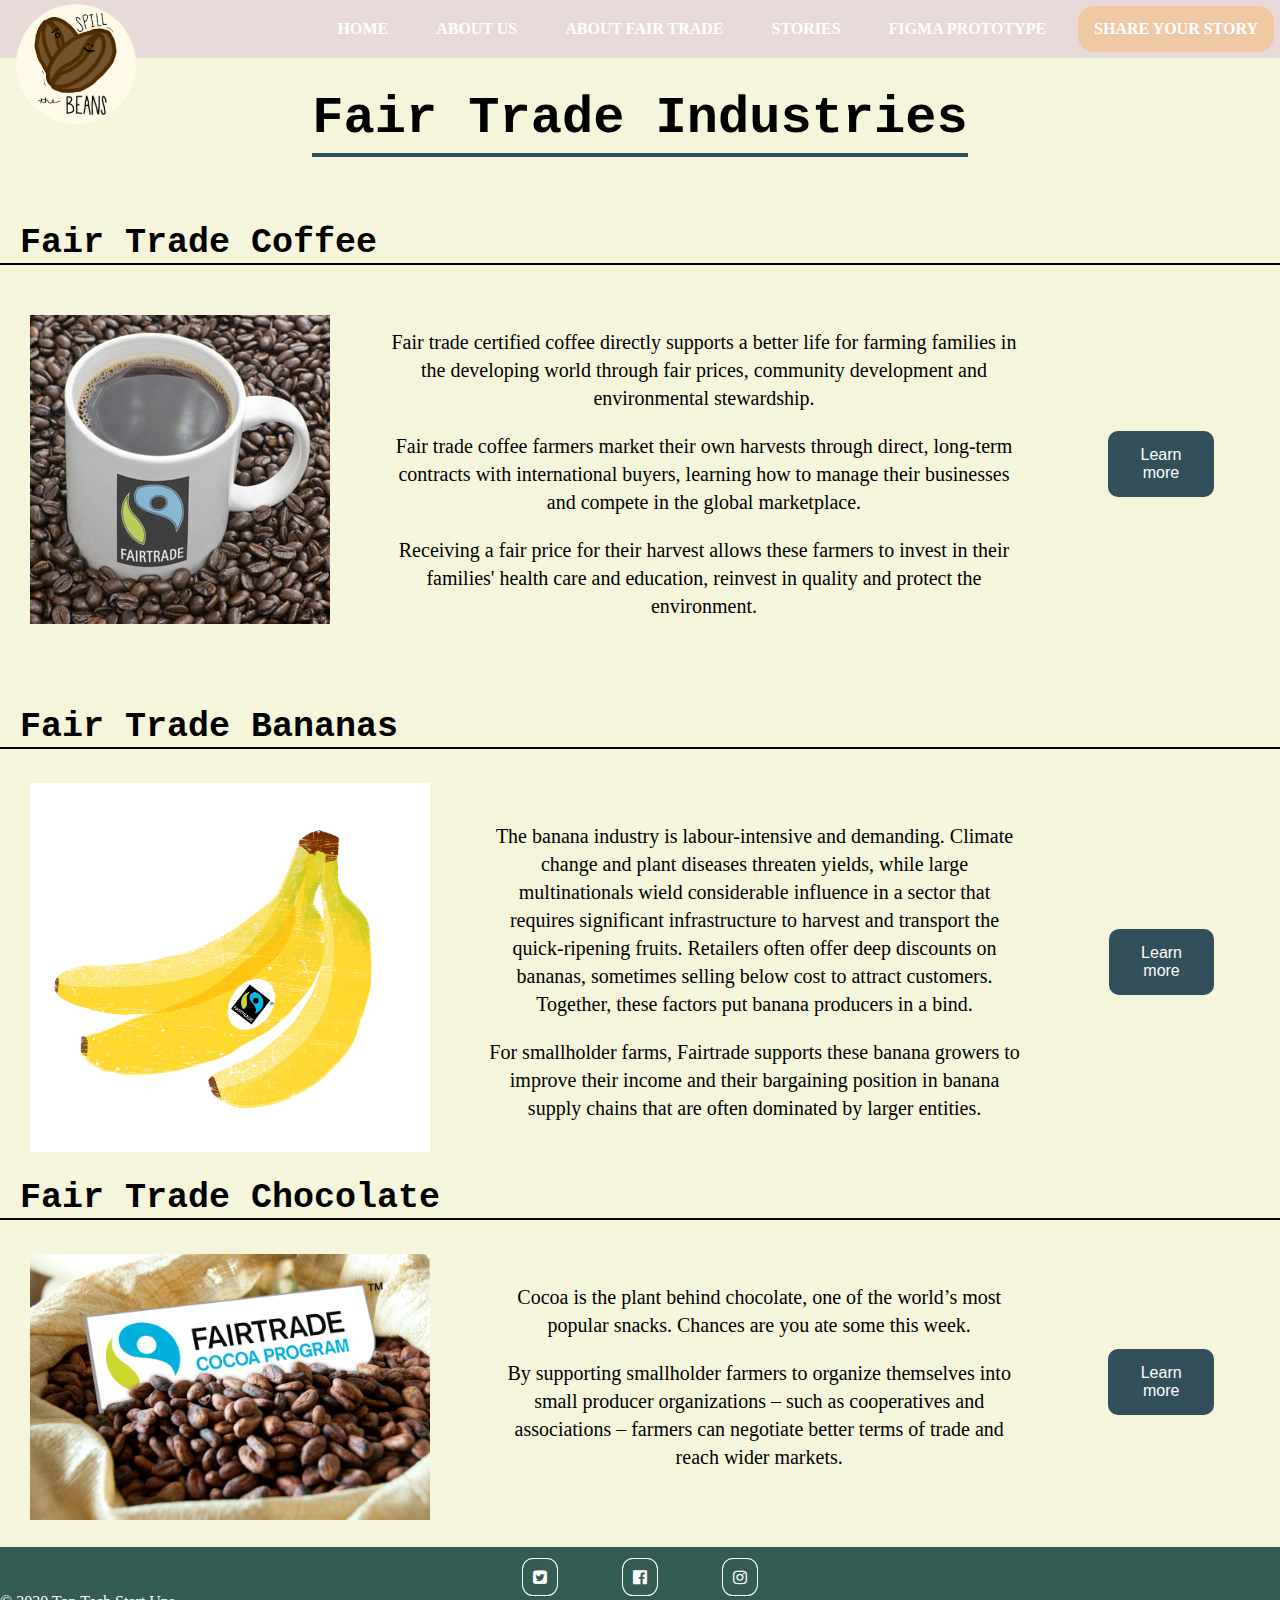
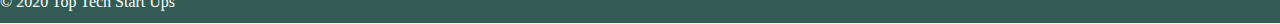
<file: Pages/FairTradeIndustry.html>
<!DOCTYPE html>
<html lang="en">
 <head>
    <meta name="viewport" content="width=device-width, initial-scale=1.0">
    <meta charset="UTF-8" />
    <title>Fair Trade Industries</title>
    <link href="../css/FairTradeIndustry.css" type="text/css" rel="stylesheet">
    <link rel="stylesheet" href="https://cdnjs.cloudflare.com/ajax/libs/font-awesome/4.7.0/css/font-awesome.min.css">
</head>

<body>
 
    <header>
        <nav>
            <div class="container">
            <ul class="topnav">
                <a href="index.html"><img class="beanLogo" src="../img/logos/spillTheBeansLogo.png"></a>
              <li><a href="../index.html">HOME</a></li>
              <li><a href="../Pages/About.html" class="aboutUsBtn">ABOUT US</a></li>
            <li><a href="../Pages/Industries.html">ABOUT FAIR TRADE</a></li>
            <li><a href="../Pages/Ourteam.html">STORIES</a></li>
            <li><a target="_blank" href="https://www.figma.com/proto/C8KryiIe5M2POSG38GmqTJ/Spill-The-Beans-Webpage?node-id=25%3A154&viewport=-248%2C460%2C0.13211475312709808&scaling=contain">FIGMA PROTOTYPE</a></li>
            <li><a href="../Pages/Contact.html" class="donate">SHARE YOUR STORY</a></li>
            </ul>
            </div>
        </nav>  
    </header>

        <br>
        <br>
        <br>
        
    <h1 class="sector"><span>Fair Trade Industries</span></h1>
    <article>
        <p><h1 class="company-name">Fair Trade Coffee</h1></p>
        <div class="company1-content">
            <img src="../img/Industries/coffee.jpg" alt="Fairtrade Coffee" class="fairtrade-type-img">
         <div class="company1-p">
         <p> Fair trade certified coffee directly supports a better life for farming families in the developing world through fair prices, community development and environmental stewardship.</p>
         <p> Fair trade coffee farmers market their own harvests through direct, long-term contracts with international buyers, learning how to manage their businesses and compete in the global marketplace. </p>
         <p> Receiving a fair price for their harvest allows these farmers to invest in their families' health care and education, reinvest in quality and protect the environment. </p>
         </div>
        <button class="company1-button" onclick="location.href='https://www.fairtrade.net/product/coffee'">Learn more</button>
        </div>
        
    </article>

<br>

    <article>
        <p><h1 class="company-name">Fair Trade Bananas</h1></p>
        <div class="company2-content">
            <img src="../img/Industries/bananas.jpg" alt="Bananas" class="fairtrade-type-img">
        <div class="company2-p">
        <p>The banana industry is labour-intensive and demanding. Climate change and plant diseases threaten yields, while large multinationals wield considerable influence in a sector that requires significant infrastructure to harvest and transport the quick-ripening fruits. Retailers often offer deep discounts on bananas, sometimes selling below cost to attract customers. Together, these factors put banana producers in a bind.</p>
        <p>For smallholder farms, Fairtrade supports these banana growers to improve their income and their bargaining position in banana supply chains that are often dominated by larger entities.</p> 
         </div>
        <button class="company2-button" onclick="location.href='https://www.fairtrade.net/product/bananas'">Learn more</button>
        </div>
            
    </article>

    <article>
        <p><h1 class="company-name">Fair Trade Chocolate</h1></p>
        <div class="company3-content">
            <img src="../img/Industries/chocolate.jpg" alt="Fairtrade Chocolate" class="fairtrade-type-img">
        <div class="company3-p">
        
         <p>Cocoa is the plant behind chocolate, one of the world’s most popular snacks. Chances are you ate some this week. </p>
         <p>By supporting smallholder farmers to organize themselves into small producer organizations – such as cooperatives and associations – farmers can negotiate better terms of trade and reach wider markets.</p>
         </div> 
        <button class="company3-button" onclick="location.href='https://www.fairtrade.net/product/cocoa'">Learn more</button>
        </div>
            
    </article>
<script src="../js/About.js"></script>

</body>

<footer class="footer">
    <div class="socials">
           <a href="https://twitter.com/TopTechStartUp1" target="_blank"> <i class="fa fa-twitter-square fa-1x" aria-hidden="true"></i></a>
           <a href="https://www.facebook.com/Top-Tech-Start-Ups-105967131341956/?view_public_for=105967131341956&ref=page_internal"  target="_blank"> <i class="fa fa-facebook-official fa-1x" aria-hidden="true"></i></a>
           <a href="https://www.instagram.com/toptechstartups/" target="_blank"> <i class="fa fa-instagram fa-1x" aria-hidden="true"></i></a>
   </div>

   <div class="footer-bottom">
       &copy; 2020 Top Tech Start Ups 
   </div>

</footer>

</html>
</file>
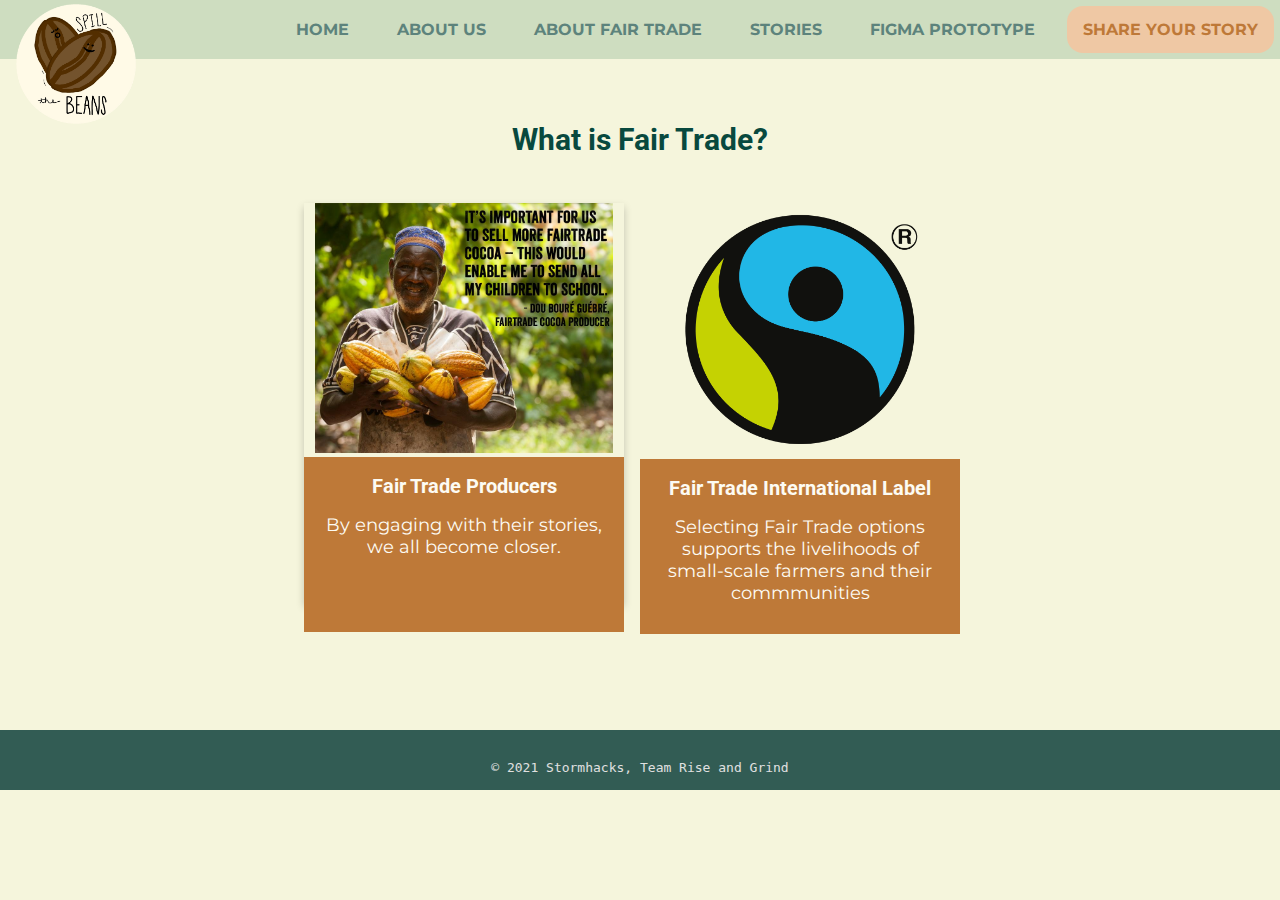
<file: Pages/Industries.html>
<!DOCTYPE html>
<html lang="en">
 <head>
    <title>Industries</title>
    <link rel="stylesheet" type="text/css" href="../css/industries.css">
    <link rel="stylesheet" href="https://fonts.googleapis.com/css?family=Roboto">
    <link rel="stylesheet" href="https://fonts.googleapis.com/css?family=Montserrat">
    <link rel="stylesheet" href="https://fonts.googleapis.com/css?family=Lobster">
</head>

<body>
    
    <header>
        <nav>
            <div class="container">
            <ul class="topnav">
                <a href="index.html"><img class="beanLogo" src="../img/logos/spillTheBeansLogo.png"></a>
              <li><a href="../index.html">HOME</a></li>
              <li><a href="../Pages/About.html" class="aboutUsBtn">ABOUT US</a></li>
              <li><a href="../Pages/Industries.html">ABOUT FAIR TRADE</a></li>
            <li><a href="../Pages/Ourteam.html">STORIES</a></li>
            <li><a target="_blank" href="https://www.figma.com/proto/C8KryiIe5M2POSG38GmqTJ/Spill-The-Beans-Webpage?node-id=25%3A154&viewport=-248%2C460%2C0.13211475312709808&scaling=contain">FIGMA PROTOTYPE</a></li>
            <li><a href="../Pages/Contact.html" class="donate">SHARE YOUR STORY</a></li>
            </ul>
            </div>
        </nav>  
    </header>
    <main>
        
        <h1>What is Fair Trade?</h1>
        <div class="industry1-flex">
            <a class="link" href="../Pages/Ourteam.html">
                <section class="industry-type1">
                    <img src="../img/Industries/farmer1.jpg" alt="Cyber security image" height="250em">
                    <div class="container">
                        <h2 class="industry-header">Fair Trade Producers</h2>
                        <p class="industry-p"> By engaging with their stories, we all become closer.</p>
                    </div>
                </section>
            </a>
        
            <a class="link" href="./FairTradeIndustry.html">
                <section class="industry-type2">
                    <img src="../img/Industries/Fairtrade-Logo.png" alt="Fair Trade Logo" height="250em" >
                    <div class="container">
                        <h2 class="industry-header">Fair Trade International Label</h2>
                        <p class="industry-p">Selecting Fair Trade options supports the livelihoods of small-scale farmers and their commmunities</p>
                    </div>
                </section>
            </a>
        </div>
    </main>
    
<script src="../js/Industries.js"></script>

<footer class="footer">
   <div class="footer-bottom">
       &copy; 2021 Stormhacks, Team Rise and Grind
   </div>

</footer>
</body>
 
</html>
</file>
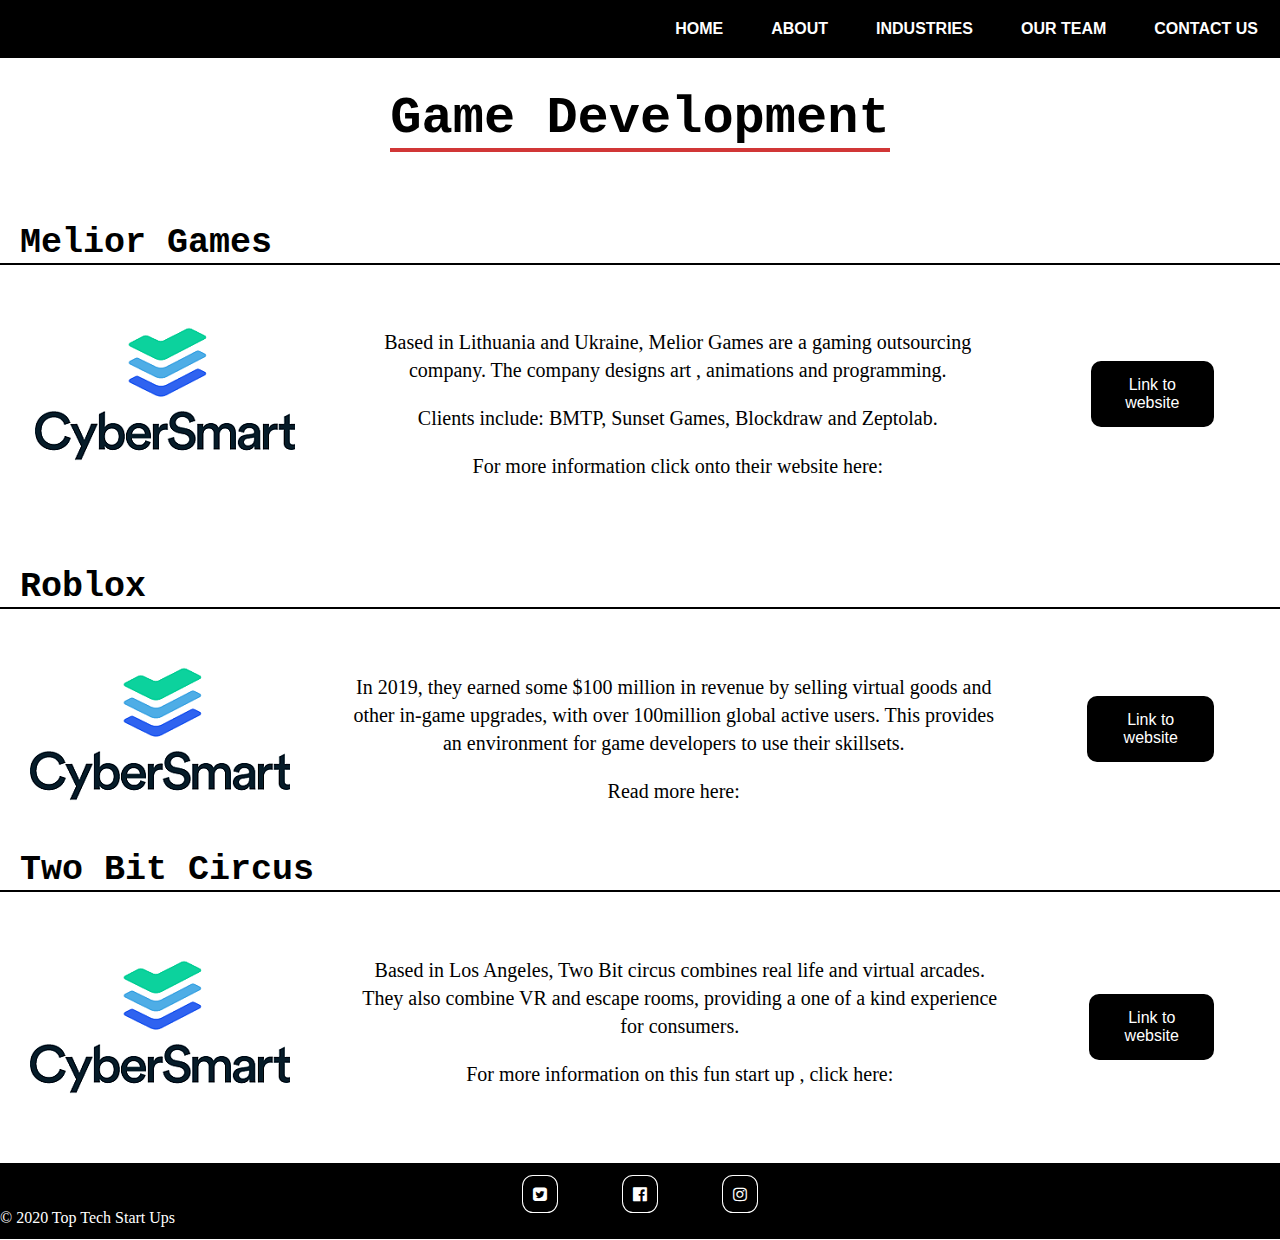
<file: Pages/Industry2.html>
<!DOCTYPE html>
<html lang="en">
 <head>
    <meta name="viewport" content="width=device-width, initial-scale=1.0">
    <meta charset="UTF-8" />
    <title>Industry 2</title>
    <link href="../css/industry2.css" type="text/css" rel="stylesheet">
    <link rel="stylesheet" href="https://cdnjs.cloudflare.com/ajax/libs/font-awesome/4.7.0/css/font-awesome.min.css">
</head>

<body>
 
   <header>
        <nav>
            <ul class="topnav">
              <li><a href="../index.html">HOME</a></li>
              <li><a href="../Pages/About.html">ABOUT</a></li>
              <li><a href="../Pages/Industries.html">INDUSTRIES</a></li>
              <li><a href="../Pages/Ourteam.html">OUR TEAM</a></li>
              <li><a href="../Pages/Contact.html">CONTACT US</a></li>
            </ul>
        </nav>  
    </header>
    <header>

        <br>
        <br>
        <br>
        
    <h1 class="sector"><span>Game Development</span></h1>
    <article>
        <p><h1 class="company-name">Melior Games</h1></p>
        <div class="company1-content">
            <img src="../img/logos/cybersmart.png" alt="Melior Games's Logo" class="melior-img">
         <div class="company1-p">
         <p> Based in Lithuania and Ukraine, Melior Games are a gaming outsourcing company. The company designs art , animations and programming.</p>
         <p> Clients include: BMTP, Sunset Games, Blockdraw and Zeptolab.</p>
         <p> For more information click onto their website here:</p>
         </div>
        <button class="company1-button" onclick="location.href='https://meliorgames.com/'">Link to website</button>
        </div>
        
    </article>

<br>

    <article>
        <p><h1 class="company-name">Roblox</h1></p>
        <div class="company2-content">
            <img src="../img/logos/cybersmart.png" alt="Roblox's Logo" class="roblox-img">
        <div class="company2-p">
        <p>In 2019, they earned some $100 million in revenue by selling virtual goods and other in-game upgrades, with over 100million global active users. This provides an environment for game developers to use their skillsets.</p>
        <p>Read more here:</p> 
         </div>
        <button class="company2-button" onclick="location.href='https://www.roblox.com/'">Link to website</button>
        </div>
            
    </article>

    <article>
        <p><h1 class="company-name">Two Bit Circus</h1></p>
        <div class="company3-content">
            <img src="../img/logos/cybersmart.png" alt="Two Bit Circus's Logo" class="tbc-img">
        <div class="company3-p">
        <p>Based in Los Angeles, Two Bit circus combines real life and virtual arcades. They also combine VR and escape rooms, providing a one of a kind experience for consumers.</p>
         <p>For more information on this fun start up , click here:</p>
         </div> 
        <button class="company3-button" onclick="location.href='https://twobitcircus.com/'">Link to website</button>
        </div>
            
    </article>
<script src="../js/About.js"></script>

</body>

<footer class="footer">
    <div class="socials">
           <a href="https://twitter.com/TopTechStartUp1" target="_blank"> <i class="fa fa-twitter-square fa-1x" aria-hidden="true"></i></a>
           <a href="https://www.facebook.com/Top-Tech-Start-Ups-105967131341956/?view_public_for=105967131341956&ref=page_internal"  target="_blank"> <i class="fa fa-facebook-official fa-1x" aria-hidden="true"></i></a>
           <a href="https://www.instagram.com/toptechstartups/" target="_blank"> <i class="fa fa-instagram fa-1x" aria-hidden="true"></i></a>
   </div>

   <div class="footer-bottom">
       &copy; 2020 Top Tech Start Ups 
   </div>

</footer>

</html>
</file>
<file: css/FairTradeIndustry.css>
@import "header.css";

body {
  margin: 0;
  padding: 0;
}

.fairtrade-type-img {
  width: 20em;
  margin-left: 30px;
  margin-top: 10px;
}

ul {
  text-align: right;
  list-style: none;
  margin: 0;
  padding: 0;
  overflow: hidden;
  background-color: black;
  position: fixed;
  top: 0;
  width: 100%;
}

li {
  font-weight: bold;
  font-size: 16px;
  font-family: "Open Sans", sans-serif;
}

ul li {
  display: inline-block;
}

li a {
  display: block;
  color: white;
  text-align: center;
  padding: 14px 16px;
  margin: 6px;
  text-decoration: none;
}

li a:hover {
  background-color: white;
  color: black;
  border-radius: 25px;
}
.sector {
  text-align: center;
  font-family: monospace;
  font-size: 52px;
  padding-bottom: 40px;
}
span {
  border-bottom: 4px solid #324f5c;
}
.company-name {
  text-align: left;
  font-family: monospace;
  font-size: 35px;
  padding-left: 20px;
  border-bottom: 2px solid black;
}
button {
  background-color: #000000;
  text-decoration: none;
  border: none;
  color: white;
  padding: 15px 32px;
  text-align: center;

  display: inline-block;
  font-size: 16px;
  margin: 4px 2px;
  cursor: pointer;
  border-radius: 10px;
}
a:link,
a:visited {
  text-decoration: none;
  color: white;
}

.company1-content {
  width: 95vw;
  text-align: center;
  font-size: 20px;

  line-height: 1.4em;
  display: flex;
  align-items: center;
  justify-content: center;
  margin-bottom: 2vw;
}
.company1-p {
  margin: 20px 75px 0 55px;
}
.company1-button {
  align-self: center;
  justify-self: center;
  margin-left: 10px;
  width: 13vw;
}
.company2-content {
  width: 95vw;
  text-align: center;
  font-size: 20px;

  line-height: 1.4em;
  display: flex;
  align-items: center;
  justify-content: center;
  margin-bottom: 2vw;
}
.company2-p {
  margin: 20px 75px 0 55px;
}
.company2-button {
  align-self: center;
  justify-self: center;
  margin-left: 10px;
  width: 18vw;
}
.company3-content {
  width: 95vw;
  text-align: center;
  font-size: 20px;

  line-height: 1.4em;
  display: flex;
  align-items: center;
  justify-content: center;
  margin-bottom: 2vw;
}
.company3-p {
  margin: 20px 75px 30px 65px;
}
.company3-button {
  align-self: center;
  justify-self: center;
  margin-left: 10px;
  width: 15vw;
}

.footer {
  background: black;
  color: white;
  height: 70px;
  position: relative;
  padding: 18px 0 18px 0;
}

.footer .footer-bottom {
  color: white;
  width: 100%;
  left: 0px;
  bottom: 0px;
  text-align: left;
  position: absolute;
  padding-top: 20px;
  height: 30px;
}

.socials {
  position: absolute;
  top: 40%;
  left: 50%;
  transform: translate(-50%, -50%);
  -ms-transform: translate(-50%, -50%);
  cursor: pointer;
}

.fa {
  color: white;
  padding: 10px 10px;
  margin: 10px 30px;
  border: 1px solid white;
  border-radius: 30%;
  transition: 0.5s;
}
@media screen and (max-width: 1000px) {
  .company1-content,
  .company2-content,
  .company3-content {
    flex-direction: column;
  }
}
@media screen and (max-width: 650px) {
  .sector {
    margin-top: 50px;
  }
}
.footer {
  background: black;
  color: white;
  height: 40px;
  position: relative;
}
@media (max-width: 900px) {
  .fa {
    padding: 4px 4px;
    margin: 5px 15px;
  }
  li {
    font-size: 14px;
  }
  li a {
    padding: 12px 14px;
    margin: auto;
  }
}
</file>
<file: css/industries.css>
@import "header.css";

body {
  margin: 0;
  padding: 0;
}

.topnav {
  background-color: #ceddc0;
}

.industries {
  color: #08493e;
}

strong {
  font-family: "Lobster";
  font-size: 40px;
}

li a {
  display: block;
  color: #5d837c;
  text-align: center;
  padding: 14px 16px;
  margin: 6px;
  text-decoration: none;
}

li a:hover {
  color: #08493e;
}

.footer {
  background: black;
  color: white;
  height: 70px;
  position: relative;
}

li {
  font-weight: bold;
  font-size: 16px;
  font-family: "Open Sans", sans-serif;
}

ul li {
  display: inline-block;
}

h1 {
  text-align: center;
  font-family: "Roboto";
  font-size: 30px;
  color: #08493e;
  padding-top: 8%;
}
button {
  background-color: #000000;
  text-decoration: none;
  border: none;
  color: white;
  padding: 15px 32px;
  text-align: center;

  display: inline-block;
  font-size: 16px;
  margin: 4px 2px;
  cursor: pointer;
  border-radius: 10px;
}

section {
  width: 320px;
  height: 400px;
  display: inline-block;
  padding: 2px 16px;
  text-align: center;
}
div {
  display: flex;
  justify-content: center;
  flex-wrap: wrap;
}
.industry-header {
  font-family: "Roboto";
  font-size: 20px;
}
.industry-p {
  text-align: center;
  margin-top: 0;
  font-size: 18px;
  font-family: "Montserrat";
  margin-left: 6%;
  margin-right: 6%;
  height: 100px;
}
span {
  border-bottom: 4px solid rgb(209, 54, 54);
  padding-bottom: 5px;
}
@media screen and (max-width: 643px) {
  h1 {
    margin-top: 40px;
  }
}
@media (max-width: 900px) {
  .fa {
    padding: 4px 4px;
    margin: 5px 15px;
  }
  li {
    font-size: 14px;
  }
  li a {
    padding: 12px 14px;
    margin: auto;
  }
}

p {
  font-size: 18px;
  font-family: "Roboto";
}

p.LearnMore {
  padding-top: 10px;
  color: #ebd7d7;
}

.footer {
  text-align: center;
  background: black;
  color: white;
  height: 140px;
  position: relative;
}
.footerColumn {
  flex-direction: row;
}
.footer .footer-bottom {
  color: rgb(224, 224, 224);
  text-align: center;
  font-family: monospace;
  position: absolute;
}

.socials {
  display: flex;
  position: absolute;
  top: 70%;
  left: 50%;
  transform: translate(-50%, -50%);
  -ms-transform: translate(-50%, -50%);
  cursor: pointer;
  padding-bottom: 50px;
}

.industry-type1,
.industry_type2 {
  box-shadow: 0 4px 8px 0 rgba(0, 0, 0, 0.2);
  transition: 0.3s;
  padding: 0px 0px;
}

.container {
  background-color: #be7938;
}

.industry1-flex {
  padding-top: 2%;
  margin-bottom: 6%;
}

a.link {
  color: rgb(253, 251, 243);
}

a.link:after {
  color: white;
}

.footer {
  margin-top: 9.6%;
  height: 60px;
}
</file>
<file: css/industry2.css>
body {
    margin: 0;
    padding: 0;
}

ul {
  text-align: right;
     list-style: none;
     margin: 0;
     padding: 0;
     overflow: hidden;
     background-color: black;
     position: fixed;
     top: 0;
     width: 100%;
 }
 
 li { 
     font-weight: bold;
     font-size: 16px;
     font-family: 'Open Sans', sans-serif;
 }
 
 ul li {
   display: inline-block;
 }
 
 li a {
   
     display: block;
     color: white;
     text-align: center;
     padding: 14px 16px;
     margin: 6px;
     text-decoration: none;
 }
 
 li a:hover {
     background-color: white;
     color: black;
     border-radius: 25px;
 }
 .sector {
    text-align: center;
    font-family: monospace;
    font-size: 52px;
    padding-bottom: 40px;
 }
 span {
    border-bottom:4px solid rgb(209, 54, 54);
 }
 .company-name {
    text-align: left;
    font-family: monospace;
    font-size: 35px;
    padding-left: 20px;
    border-bottom: 2px solid black;
 }
 button { 
    background-color: #000000;
    text-decoration: none;
    border: none;
    color: white;
    padding: 15px 32px;
    text-align: center;
    
    display: inline-block;
    font-size: 16px;
    margin: 4px 2px;
    cursor: pointer;
    border-radius: 10px;
  }
  a:link, a:visited {
      text-decoration: none;
      color: white;
  }

  .company1-content {
    width: 95vw;
    text-align: center;
    font-size: 20px;
    
    line-height: 1.4em;
    display: flex;
    align-items: center;
    justify-content: center;
    margin-bottom: 2vw;
  }
.company1-p {
    margin: 20px 75px 0 55px;
}
.company1-button {
    align-self: center;
    justify-self: center;
    margin-left: 10px;
    width: 13vw;
}
.company2-content {
    width: 95vw;
    text-align: center;
    font-size: 20px;
    
    line-height: 1.4em;
    display: flex;
    align-items: center;
    justify-content: center;
    margin-bottom: 2vw;
  }
.company2-p {
    margin: 20px 75px 0 55px;
}
.company2-button {
    align-self: center;
    justify-self: center;
    margin-left: 10px;
    width: 18vw;
}
.company3-content {
    width: 95vw;
    text-align: center;
    font-size: 20px;
    
    line-height: 1.4em;
    display: flex;
    align-items: center;
    justify-content: center;
    margin-bottom: 2vw;
  }
.company3-p {
    margin: 20px 75px 30px 65px;
}
.company3-button {
    align-self: center;
    justify-self: center;
    margin-left: 10px;
    width: 15vw;
}
.melior-img {
  margin-left: 35px;
 
}
.roblox-img {
  margin-left: 30px;
  margin-top: 10px;
}
.tbc-img {
  margin-left: 30px;
}
.footer {
    background: black;
    color: white;
    height: 70px;
    position: relative;
    padding: 18px 0 18px 0;
  }
  
  .footer .footer-bottom {
    color: white;
    width: 100%;
    left: 0px;
    bottom: 0px;
    text-align: left;
    position: absolute;
    padding-top: 20px;
    height: 30px;
  }
  
  .socials {  
  position: absolute;
  top: 40%;
  left: 50%;
  transform: translate(-50%, -50%);
  -ms-transform: translate(-50%, -50%);
  cursor: pointer;
  }
  
  .fa {
    color: white;
    padding: 10px 10px;
    margin: 10px 30px;
    border: 1px solid white;
    border-radius: 30%;
    transition: .5s;
  }
@media screen and (max-width: 1000px) {
    .company1-content,
    .company2-content,
    .company3-content {
        flex-direction: column;
    }
  
}
@media screen and (max-width: 650px) {
    .sector {
        margin-top: 50px;
    }
}
  .footer {
    background: black;
    color: white;
    height: 40px;
    position: relative;
    
  }
  @media (max-width: 900px) {
    .fa {
      padding: 4px 4px;
      margin: 5px 15px;
    }
    li{
      font-size: 14px;
    }
    li  a{
      padding: 12px 14px;
      margin:auto; 
    }
  }
</file>
